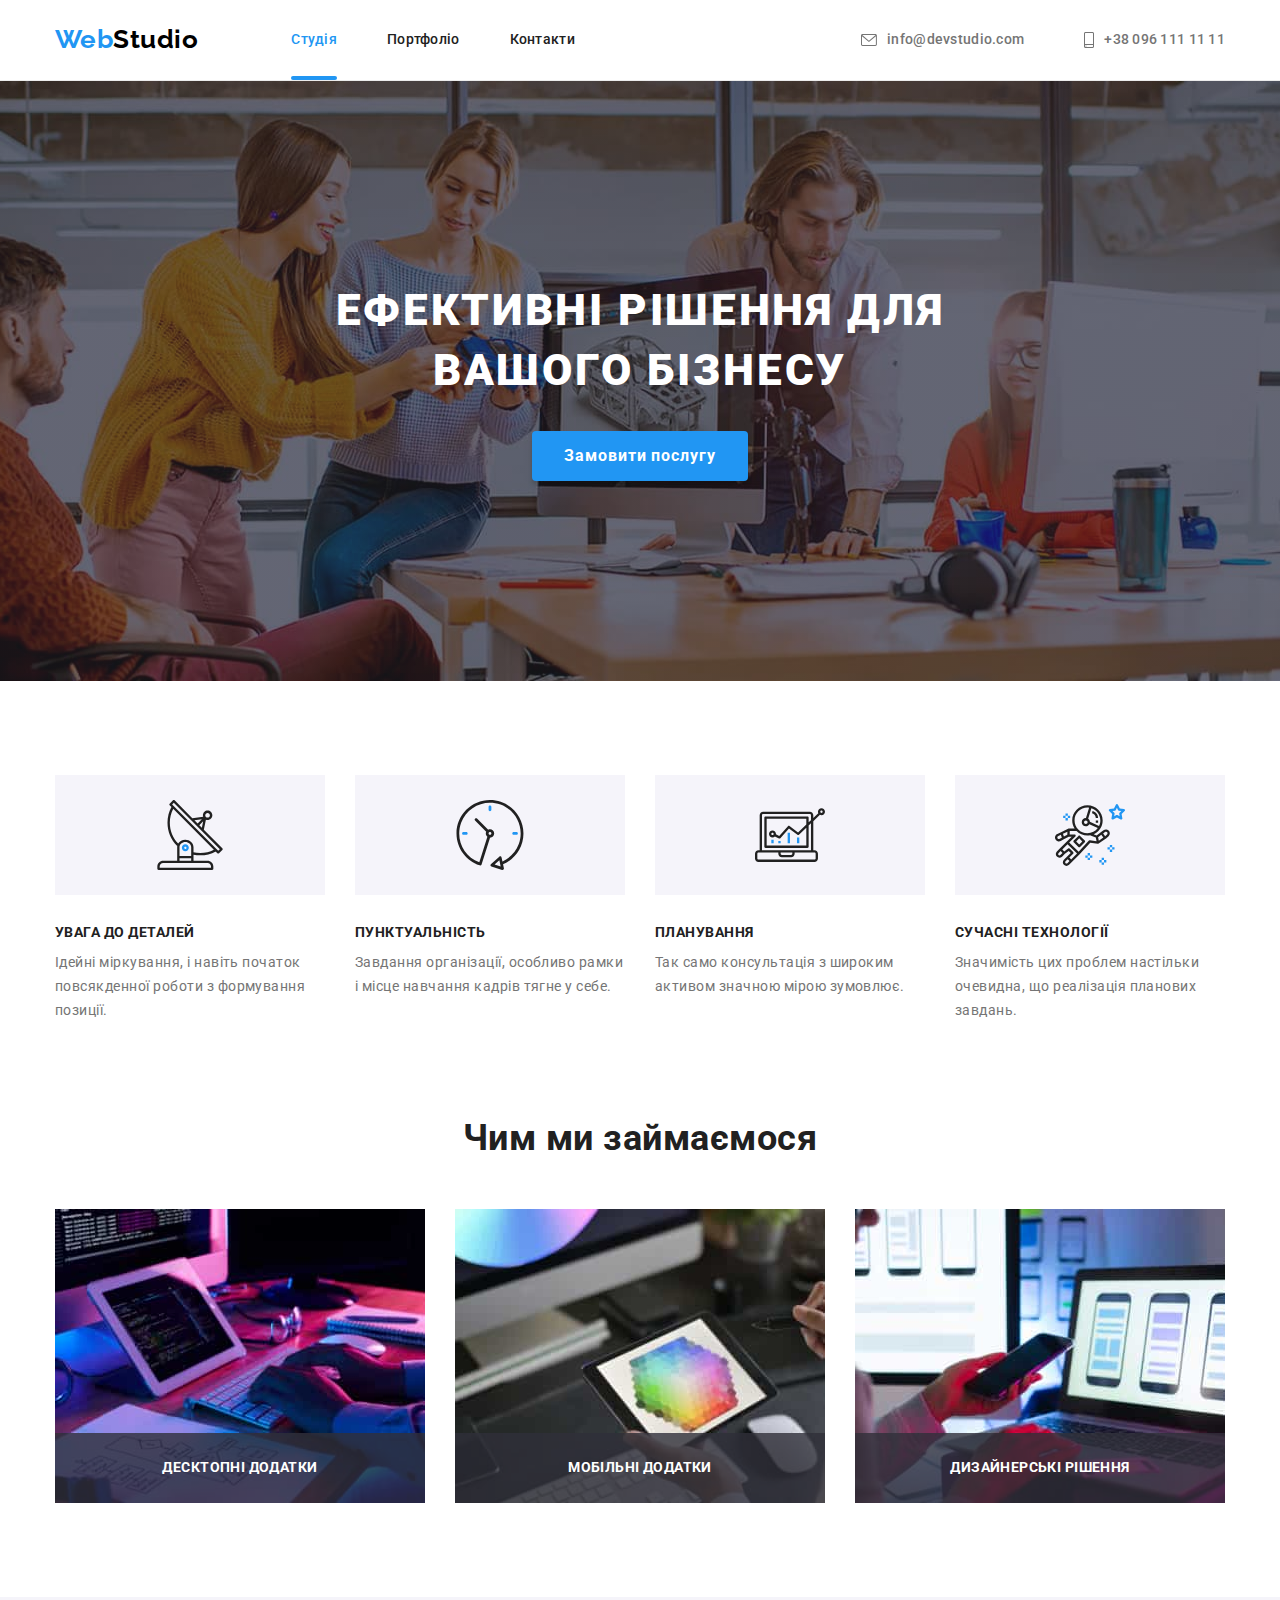
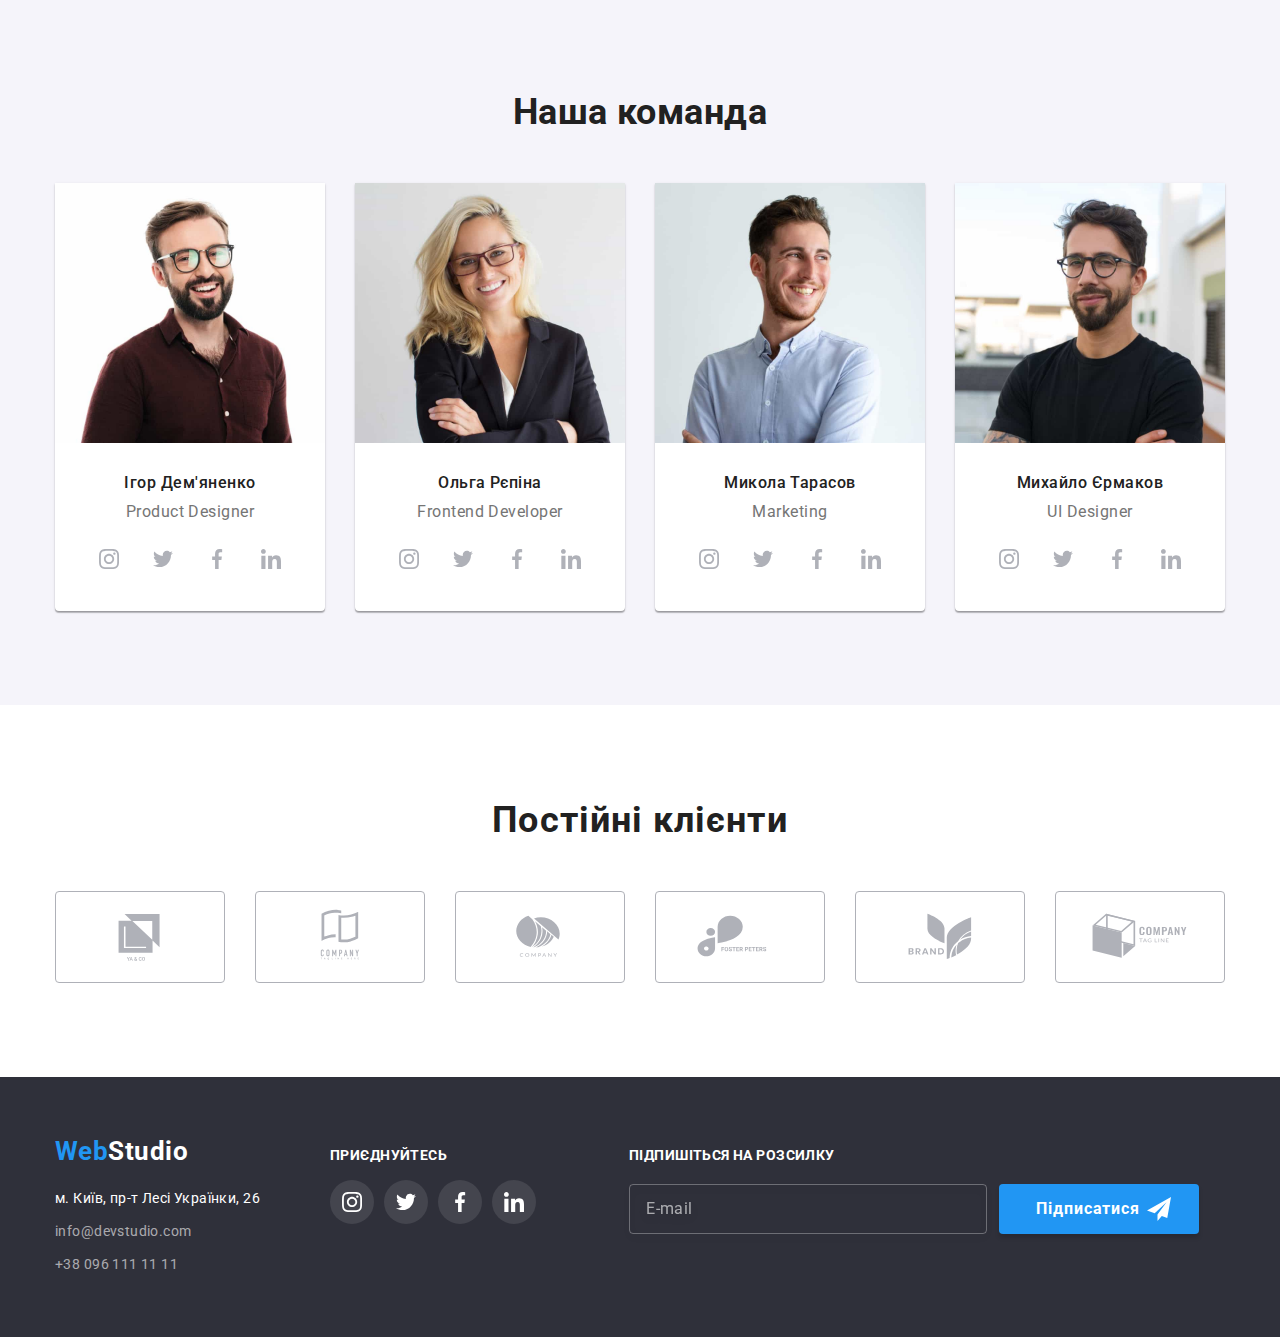
<file: index.html>
<!DOCTYPE html>
<html lang="uk">
<head>
    <meta charset="UTF-8">
    <meta http-equiv="X-UA-Compatible" content="IE=edge">
    <meta name="viewport" content="width=device-width, initial-scale=1.0">
    <title>Document</title>
    <link href="https://fonts.googleapis.com/css2?family=Oleo+Script&family=Raleway:wght@700&family=Roboto:wght@400;500;700;900&display=swap" rel="stylesheet">
    <link rel="stylesheet" href="https://cdnjs.cloudflare.com/ajax/libs/modern-normalize/1.1.0/modern-normalize.min.css">
    <link rel="stylesheet" href="./css/main.min.css">
</head>

<body class="studio">
    <header class="header">
        <div class="container header__container">
            <nav class="navigation header__navigation">
                <a href="#" class="logo header__logo"><span class="logo-web">Web</span>Studio</a>
                <ul class="menu">
                    <li class="item menu__item">
                        <a href="./index.html" class="link menu__link menu__link--current current">Студія</a>
                    </li>
                    <li class="item menu__item">
                        <a href="./portfolio.html" class="link menu__link">Портфоліо</a>
                    </li>
                    <li class="item menu__item">
                        <a href="#" class="link menu__link">Контакти</a>
                    </li>
                </ul>
            </nav>
            <ul class="contact">
                <li class="item contact__item">
                    <a href="mailto:info@devstudio.com" class="link contact__link">
                        <svg class="contact__icon" width="16px" height="12px">
                            <use href="./images/icons.svg#icon-envelope"></use>
                        </svg>
                        info@devstudio.com</a>
                </li>
                <li class="item contact__item">
                    <a href="tel:+380961111111" class="link contact__link">
                        <svg class="contact__icon" width="10px" height="16px">
                            <use href="./images/icons.svg#icon-smartphone"></use>
                        </svg>
                        +38 096 111 11 11</a>
                </li>
            </ul>
        </div>
    </header>

    <main class="studio-main">
        <section class="hero section">
            <div class="hero__container container">
                <h1 class="hero__title">Ефективні рішення для<br /> вашого бізнесу</h1>
                <button type="button" class="button hero__button" data-modal-open>Замовити послугу</button>
            </div>
        </section>
        <section class="quality section">
            <div class="quality__container container">
                <h2 class="quality__title" hidden>Якості</h2>
                <ul class="quality__list">
                    <li class="quality__item">
                        <div class="quality__icon">
                            <svg width="70" height="70">
                                <use href="./images/icons.svg#icon-antenna"></use>
                            </svg>
                        </div>
                        <h3 class="quality__item-title">УВАГА ДО ДЕТАЛЕЙ</h3>
                        <p class="quality__item-subtitle">Ідейні міркування, і навіть початок повсякденної роботи з формування позиції.</p>
                    </li>
                    <li class="quality__item">
                        <div class="quality__icon">
                            <svg width="70" height="70">
                                <use href="./images/icons.svg#icon-clock"></use>
                            </svg>
                        </div>
                        <h3 class="quality__item-title">ПУНКТУАЛЬНІСТЬ</h3>
                        <p class="quality__item-subtitle">Завдання організації, особливо рамки і місце навчання кадрів тягне у себе.</p>
                    </li>
                    <li class="quality__item">
                        <div class="quality__icon">
                            <svg width="70" height="70">
                                <use href="./images/icons.svg#icon-diagram"></use>
                            </svg>
                        </div>
                        <h3 class="quality__item-title">ПЛАНУВАННЯ</h3>
                        <p class="quality__item-subtitle">Так само консультація з широким активом значною мірою зумовлює.</p>
                    </li>
                    <li class="quality__item">
                        <div class="quality__icon">
                            <svg width="70" height="70">
                                <use href="./images/icons.svg#icon-astronaut"></use>
                            </svg>
                        </div>
                        <h3 class="quality__item-title">СУЧАСНІ ТЕХНОЛОГІЇ</h3>
                        <p class="quality__item-subtitle">Значимість цих проблем настільки очевидна, що реалізація планових завдань.</p>
                    </li>
                </ul>
            </div>
        </section>
        <section class="what-do section">
            <div class="what-do__container container">
                <h2 class="what-do__title">Чим ми займаємося</h2>
                <ul class="what-do__list">
                    <li class="what-do__item">
                        <div class="what-do__wrap">
                            <img src="./images/box_1.jpg" alt="Чоловічі руки щось кодують" width="370">
                            <p class="what-do__description">Десктопні додатки</p>
                        </div>
                    </li>
                    <li class="what-do__item">
                        <div class="what-do__wrap">
                            <img src="./images/box_2.jpg" alt="Жінка тримає телефон та клацає ноутбук" width="370">
                            <p class="what-do__description">Мобільні додатки</p>
                        </div>
                    </li>
                    <li class="what-do__item">
                        <div class="what-do__wrap">
                            <img src="./images/box_3.jpg" alt="Графічний планшет у руках" width="370">
                            <p class="what-do__description">Дизайнерські рішення</p>
                        </div>
                    </li>
                </ul>
            </div>
        </section>
        <section class="team section">
            <div class="team__container container">
                <h2 class="team__title">Наша команда</h2>
                <ul class="team__list">
                    <li class="team__item igor">
                        <img src="./images/img.jpg" alt="Ігор Дем'яненко - чоловік в окулярах та у бордовій рубашці" width="270">
                        <div class="name">
                            <h3 class="name__title">Ігор Дем'яненко</h3>
                            <p class="name__subtitle" lang="en">Product Designer</p>
                            <ul class="name__list">
                                <li class="name__item">
                                    <a class="name__link link" href="#">
                                        <svg class="name__icon" width="20" height="20">
                                            <use href="./images/icons.svg#icon-instagram"></use>
                                        </svg>
                                    </a>
                                </li>
                                <li class="name__item">
                                    <a class="name__link link" href="#">
                                        <svg class="name__icon" width="20" height="20">
                                            <use href="./images/icons.svg#icon-twitter"></use>
                                        </svg>
                                    </a>
                                </li>
                                <li class="name__item">
                                    <a class="name__link link" href="#">
                                        <svg class="name__icon" width="20" height="20">
                                            <use href="./images/icons.svg#icon-facebook"></use>
                                        </svg>
                                    </a>
                                </li>
                                <li class="name__item">
                                    <a class="name__link link" href="#">
                                        <svg class="name__icon" width="20" height="20">
                                            <use href="./images/icons.svg#icon-linkedin"></use>
                                        </svg>
                                    </a>
                                </li>
                            </ul>
                        </div>
                    </li>
                    <li class="team__item olga">
                        <img src="./images/img-2.jpg" alt="Ольга Рєпіна - білява жінка в окулярах" width="270">
                        <div class="name">
                            <h3 class="name__title">Ольга Рєпіна</h3>
                            <p class="name__subtitle" lang="en">Frontend Developer</p>
                            <ul class="name__list">
                                <li class="name__item">
                                    <a class="name__link link" href="#">
                                        <svg class="name__icon" width="20" height="20">
                                            <use href="./images/icons.svg#icon-instagram"></use>
                                        </svg>
                                    </a>
                                </li>
                                <li class="name__item">
                                    <a class="name__link link" href="#">
                                        <svg class="name__icon" width="20" height="20">
                                            <use href="./images/icons.svg#icon-twitter"></use>
                                        </svg>
                                    </a>
                                </li>
                                <li class="name__item">
                                    <a class="name__link link" href="#">
                                        <svg class="name__icon" width="20" height="20">
                                            <use href="./images/icons.svg#icon-facebook"></use>
                                        </svg>
                                    </a>
                                </li>
                                <li class="name__item">
                                    <a class="name__link link" href="#">
                                        <svg class="name__icon" width="20" height="20">
                                            <use href="./images/icons.svg#icon-linkedin"></use>
                                        </svg>
                                    </a>
                                </li>
                            </ul>
                        </div>
                    </li>
                    <li class="team__item mykola">
                        <img src="./images/img-3.jpg" alt="Микола Тарасов - чоловік посміхається у бік" width="270">
                        <div class="name">
                            <h3 class="name__title">Микола Тарасов</h3>
                            <p class="name__subtitle" lang="en">Marketing</p>
                            <ul class="name__list">
                                <li class="name__item">
                                    <a class="name__link link" href="#">
                                        <svg class="name__icon" width="20" height="20">
                                            <use href="./images/icons.svg#icon-instagram"></use>
                                        </svg>
                                    </a>
                                </li>
                                <li class="name__item">
                                    <a class="name__link link" href="#">
                                        <svg class="name__icon" width="20" height="20">
                                            <use href="./images/icons.svg#icon-twitter"></use>
                                        </svg>
                                    </a>
                                </li>
                                <li class="name__item">
                                    <a class="name__link link" href="#">
                                        <svg class="name__icon" width="20" height="20">
                                            <use href="./images/icons.svg#icon-facebook"></use>
                                        </svg>
                                    </a>
                                </li>
                                <li class="name__item">
                                    <a class="name__link link" href="#">
                                        <svg class="name__icon" width="20" height="20">
                                            <use href="./images/icons.svg#icon-linkedin"></use>
                                        </svg>
                                    </a>
                                </li>
                            </ul>
                        </div>
                    </li>
                    <li class="team__item myhailo">
                        <img src="./images/img-4.jpg" alt="Михайло Єрмаков - чоловік в окулярах та чорній футболці" width="270">
                        <div class="name">
                            <h3 class="name__title">Михайло Єрмаков</h3>
                            <p class="name__subtitle" lang="en">UI Designer</p>
                            <ul class="name__list">
                                <li class="name__item">
                                    <a class="name__link link" href="#">
                                        <svg class="name__icon" width="20" height="20">
                                            <use href="./images/icons.svg#icon-instagram"></use>
                                        </svg>
                                    </a>
                                </li>
                                <li class="name__item">
                                    <a class="name__link link" href="#">
                                        <svg class="name__icon" width="20" height="20">
                                            <use href="./images/icons.svg#icon-twitter"></use>
                                        </svg>
                                    </a>
                                </li>
                                <li class="name__item">
                                    <a class="name__link link" href="#">
                                        <svg class="name__icon" width="20" height="20">
                                            <use href="./images/icons.svg#icon-facebook"></use>
                                        </svg>
                                    </a>
                                </li>
                                <li class="name__item">
                                    <a class="name__link link" href="#">
                                        <svg class="name__icon" width="20" height="20">
                                            <use href="./images/icons.svg#icon-linkedin"></use>
                                        </svg>
                                    </a>
                                </li>
                            </ul>
                        </div>
                    </li>
                </ul>
            </div>
        </section>
        <section class="clients section">
            <div class="clients__container container">
                <h2 class="clients__title">Постійні клієнти</h2>
                <ul class="clients__list">
                    <li class="clients__item">
                        <a class="clients__link link" href="#">
                            <svg class="clients__icon" width="106" height="60">
                                <use href="./images/icons.svg#icon-logozero"></use>
                            </svg>
                        </a>
                    </li>
                    <li class="clients__item">
                        <a class="clients__link link" href="#">
                            <svg class="clients__icon" width="106" height="60">
                                <use href="./images/icons.svg#icon-logoone"></use>
                            </svg>
                        </a>
                    </li>
                    <li class="clients__item">
                        <a class="clients__link link" href="#">
                            <svg class="clients__icon" width="106" height="60">
                                <use href="./images/icons.svg#icon-logotwo"></use>
                            </svg>
                        </a>
                    </li>
                    <li class="clients__item">
                        <a class="clients__link link" href="#">
                            <svg class="clients__icon" width="106" height="60">
                                <use href="./images/icons.svg#icon-logothree"></use>
                            </svg>
                        </a>
                    </li>
                    <li class="clients__item">
                        <a class="clients__link link" href="#">
                            <svg class="clients__icon" width="106" height="60">
                                <use href="./images/icons.svg#icon-logofour"></use>
                            </svg>
                        </a>
                    </li>
                    <li class="clients__item">
                        <a class="clients__link link" href="#">
                            <svg class="clients__icon" width="106" height="60">
                                <use href="./images/icons.svg#icon-logofive"></use>
                            </svg>
                        </a>
                    </li>
                </ul>
            </div>
        </section>
    </main>

    <footer class="footer">
        <div class="footer__container container">
            <div class="footer__contacts contacts">
                <a href="#" class="footer__logo logo"><span class="logo-web">Web</span>Studio</a>
                <address class="address">
                    <ul class="address__list">
                        <li class="address__item-address address__item">
                            <a href="https://www.google.com/maps/place/бул.+Леси+Украинки,+26,+Киев,+02000/@50.4265807,30.5383858,17z/data=!3m1!4b1!4m5!3m4!1s0x40d4cf0e033ecbe9:0x57a4dffefec77da0!8m2!3d50.4265807!4d30.5383858"
                                target="_blank" rel="noreferrer noopener" class="address__link link">м. Київ, пр-т Лесі Українки, 26</a>
                        </li>
                        <li class="address__item-contact address__item">
                            <a href="mailto:info@devstudio.com" class="address__link link">info@devstudio.com</a>
                        </li>
                        <li class="address__item-contact address__item">
                            <a href="tel:+380961111111" class="address__link link">+38 096 111 11 11</a>
                        </li>
                    </ul>
                </address>
            </div>
            <div class="footer__join join">
                <p class="join__title">приєднуйтесь</p>
                <ul class="join__list">
                    <li class="join__item">
                        <a class="join__link link" href="#">
                            <svg class="join__icon" width="20" height="20">
                                <use href="./images/icons.svg#icon-instagram"></use>
                            </svg>
                        </a>
                    </li>
                    <li class="join__item">
                        <a class="join__link link" href="#">
                            <svg class="join__icon" width="20" height="20">
                                <use href="./images/icons.svg#icon-twitter"></use>
                            </svg>
                        </a>
                    </li>
                    <li class="join__item">
                        <a class="join__link link" href="#">
                            <svg class="join__icon" width="20" height="20">
                                <use href="./images/icons.svg#icon-facebook"></use>
                            </svg>
                        </a>
                    </li>
                    <li class="join__item">
                        <a class="join__link link" href="#">
                            <svg class="join__icon" width="20" height="20">
                                <use href="./images/icons.svg#icon-linkedin"></use>
                            </svg>
                        </a>
                    </li>
                </ul>
            </div>
            <div class="footer__subscribe subscribe">
                <p class="subscribe__title">Підпишіться на розсилку</p>
                <form action="subscribe" class="subscribe__form">
                    <label for="subscribe-email" class="subscribe__lable"></label>
                    <input 
                    type="email" 
                    name="subscribe-email"
                    id="subscribe-email"
                    class="subscribe__input"
                    placeholder="E-mail"
                    required>
                    <button class="subscribe__button button" type="submit">Підписатися
                        <svg class="subscribe__icon" width="24" height="24">
                            <use href="./images/icons.svg#icon-send"></use>
                        </svg>
                    </button>
                </form>
            </div>
        </div>
    </footer>
    <div class="backdrop is-hidden" data-modal>
        <div class="modal">
            <button type="button" class="modal-close button" data-modal-close>
                <svg class="modal-order__icon" width="11" height="11">
                    <use href="./images/icons.svg#icon-close"></use>
                </svg>
            </button>
            <p class="modal__title">Залиште свої дані, ми вам передзвонимо</p>
            <form action="modal__form">
                <label for="user-name" class="modal__lable">
                    Ім'я
                </label>
                <div class="modal__wraper">
                    <input 
                    type="text" 
                    name="user-name"
                    id="user-name"
                    class="modal__input"
                    required>
                    <svg class="modal__icon" width="18" height="18">
                        <use href="./images/icons.svg#icon-person"></use>
                    </svg>
                </div>
                <label for="user-phone" class="modal__lable">
                    Телефон
                </label>
                <div class="modal__wraper">
                    <input
                    type="tel" 
                    name="user-phone" 
                    id="user-phone"
                    class="modal__input"
                    required>
                    <svg class="modal__icon" width="18" height="18">
                        <use href="./images/icons.svg#icon-phone"></use>
                    </svg>
                </div>
                <label for="user-mail" class="modal__lable">
                    Пошта
                </label>
                <div class="modal__wraper">
                    <input 
                    type="email" 
                    name="user-email" 
                    id="user-mail"
                    class="modal__input"
                    required>
                    <svg class="modal__icon" width="18" height="18">
                        <use href="./images/icons.svg#icon-email"></use>
                    </svg>
                </div>
                <div class="modal__field">
                    <label for="user-comment" class="modal__lable">
                        Коментар
                    </label>
                    <textarea 
                        name="feedback" 
                        rows="5"
                        id="user-comment"
                        class="modal__comment" 
                        placeholder="Введіть текст"></textarea>
                </div>
                <div class="modal__field modal__field-policy">
                    <input 
                    type="checkbox" 
                    name="policy" 
                    class="modal__check hide modal__hide"
                    id="policy"
                    required>
                    <label for="policy" class="modal__text check">
                        <span>
                            <svg class="check__icon" width="16" height="15">
                                <use href="./images/icons.svg#icon-icon-check-2"></use>
                            </svg>
                        </span>
                        Погоджуюся з розсилкою та приймаю<a href="#" class="check__link link">Умови договору</a></label>
                </div>
                <div class="modal__send send">
                    <button class="modal__submit submit button">Відправити</button>
                </div>
            </form>
        </div>
    </div>
    <script src="./js/modal.js"></script>
</body>
</html>
</file>
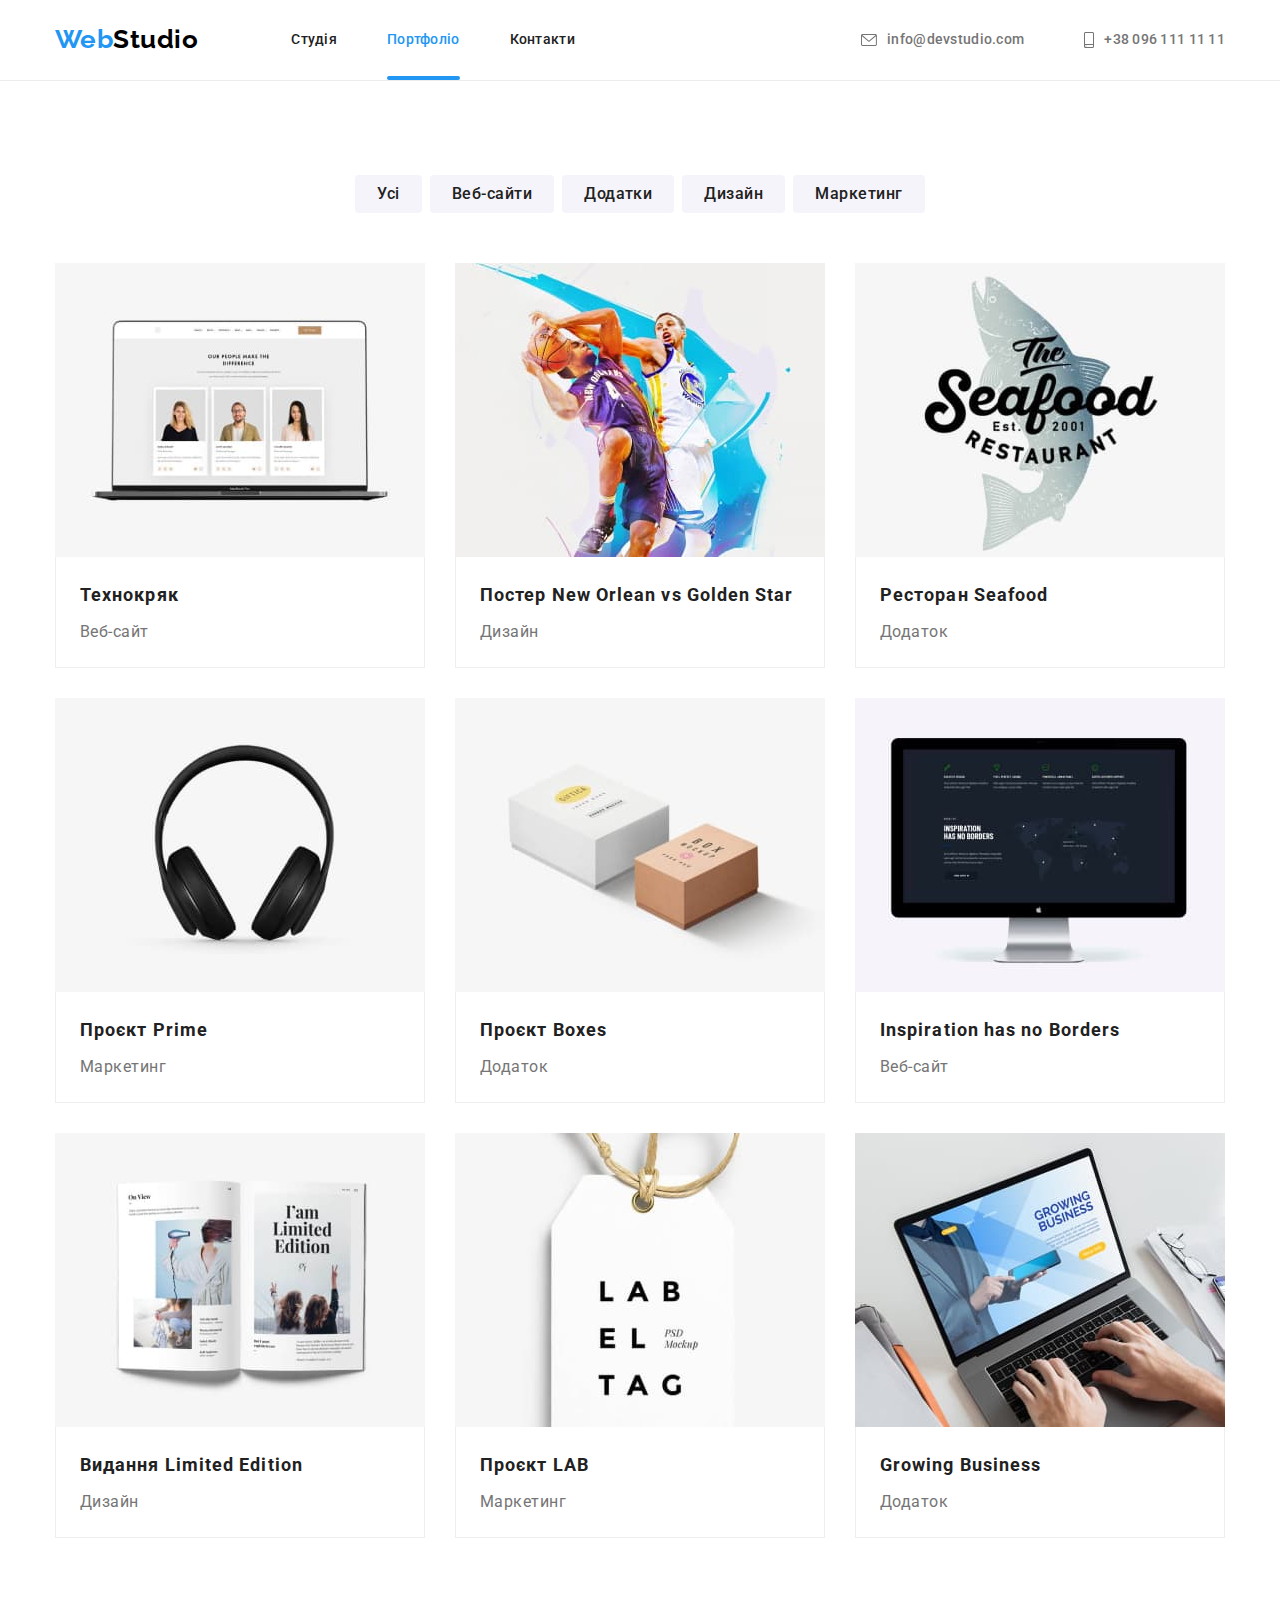
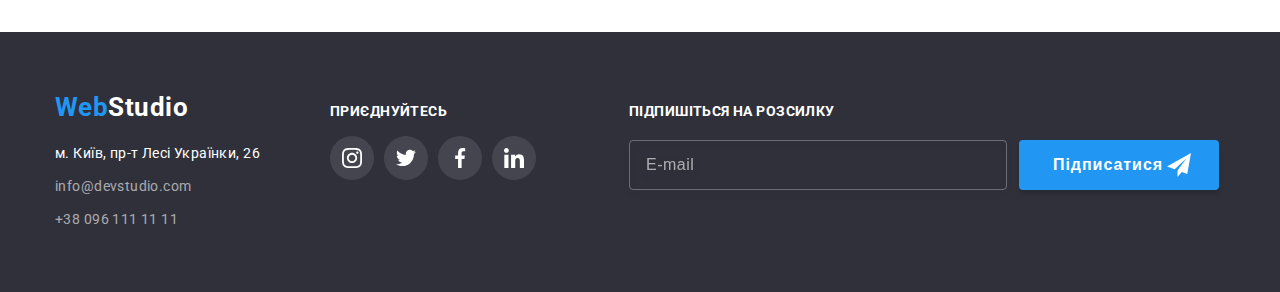
<file: portfolio.html>
<!DOCTYPE html>
<html lang="uk">
<head>
    <meta charset="UTF-8">
    <meta http-equiv="X-UA-Compatible" content="IE=edge">
    <meta name="viewport" content="width=device-width, initial-scale=1.0">
    <title>Document</title>
    <link
    href="https://fonts.googleapis.com/css2?family=Oleo+Script&family=Raleway:wght@700&family=Roboto:wght@400;500;700;900&display=swap"
    rel="stylesheet">
    <link rel="stylesheet" href="./css/main.min.css">
</head>

<body class="portfolio">
    <header class="header">
        <div class="container header__container">
            <nav class="navigation">
                <a href="/" class="logo"><span class="logo-web">Web</span>Studio</a>
                <ul class="menu">
                    <li class="item menu__item">
                        <a href="./index.html" class="link menu__link">Студія</a>
                    </li>
                    <li class="item menu__item">
                        <a href="./portfolio.html" class="link menu__link current">Портфоліо</a>
                    </li>
                    <li class="item menu__item">
                        <a href="#" class="link menu__link">Контакти</a>
                    </li>
                </ul>
            </nav>
            <ul class="contact">
                <li class="item item-mail">
                    <a href="mailto:info@devstudio.com" class="link contact__link">
                        <svg class="contact__icon" width="16px" height="12px">
                            <use href="./images/icons.svg#icon-envelope"></use>
                        </svg>
                        info@devstudio.com</a>
                </li>
                <li class="item item-telep">
                    <a href="tel:+380961111111" class="link contact__link">
                        <svg class="contact__icon" width="10px" height="16px">
                            <use href="./images/icons.svg#icon-smartphone"></use>
                        </svg>
                        +38 096 111 11 11</a>
                </li>
            </ul>
        </div>
    </header>

    <main>
        <section class="type-work section">
            <div class="container">
                <h1 class="type-work__title" hidden>Види робіт</h1>
                <ul class="type-work__list">
                    <li class="type-work__item">
                        <button type="button" class="button type-work__button">Усі</button>
                    </li>
                    <li class="type-work__item">
                        <button type="button" class="button type-work__button">Веб-сайти</button>
                    </li>
                    <li class="type-work__item">
                        <button type="button" class="button type-work__button">Додатки</button>
                    </li>
                    <li class="type-work__item">
                        <button type="button" class="button type-work__button">Дизайн</button>
                    </li>
                    <li class="type-work__item">
                        <button type="button" class="button type-work__button">Маркетинг</button>
                    </li>
                </ul>
                <ul class="type-work-photo__list">
                    <li class="type-work-photo__item">
                        <a class="type-work-photo__link link" href="#">
                            <div class="type-work-photo__wrap">
                                <img src="./images/three-persons.jpg" alt="Три людини на фото" width="370">
                                <p class="type-work-photo__description">Ресурс пропонує комплексні пропозиції з різним рівнем функціоналу та сервісів. Все це дозволить відвідувачу отримати вичерпні відомості про компанію чи приватну особу.</p>
                            </div>
                            <div class="type-work__container">
                                <h2 class="type-work-photo__title">Технокряк</h2>
                                <p class="type-work-photo__subtitle">Веб-сайт</p>
                            </div>
                        </a>
                    </li>
                    <li class="type-work-photo__item">
                        <a class="type-work-photo__link link" href="#">
                            <div class="type-work-photo__wrap">
                                <img src="./images/two-players.jpg" alt="Два баскетболіста" width="370">
                                <p class="type-work-photo__description">Ресурс пропонує комплексні пропозиції з різним рівнем функціоналу та сервісів. Все це дозволить відвідувачу отримати вичерпні відомості про компанію чи приватну особу.</p>
                            </div>
                            <div class="type-work__container">
                                <h2 class="type-work-photo__title">Постер New Orlean vs Golden Star</h2>
                                <p class="type-work-photo__subtitle">Дизайн</p>
                            </div>
                        </a>
                    </li>
                    <li class="type-work-photo__item">
                        <a class="type-work-photo__link link" href="#">
                            <div class="type-work-photo__wrap">
                                <img src="./images/seafood-restaurant.jpg" alt="Риба на фоні" width="370">
                                <p class="type-work-photo__description">Ресурс пропонує комплексні пропозиції з різним рівнем функціоналу та сервісів. Все це дозволить відвідувачу отримати вичерпні відомості про компанію чи приватну особу.</p>
                            </div>
                            <div class="type-work__container">
                                <h2 class="type-work-photo__title">Ресторан Seafood</h2>
                                <p class="type-work-photo__subtitle">Додаток</p>
                            </div>
                        </a>
                    </li>
                    <li class="type-work-photo__item">
                        <a class="type-work-photo__link link" href="#">
                            <div class="type-work-photo__wrap">
                                <img src="./images/headphones.jpg" alt="Навушники" width="370">
                                <p class="type-work-photo__description">Ресурс пропонує комплексні пропозиції з різним рівнем функціоналу та сервісів. Все це дозволить відвідувачу отримати вичерпні відомості про компанію чи приватну особу.</p>
                            </div>
                            <div class="type-work__container">
                                <h2 class="type-work-photo__title">Проєкт Prime</h2>
                                <p class="type-work-photo__subtitle">Маркетинг</p>
                            </div>
                        </a>
                    </li>
                    <li class="type-work-photo__item">
                        <a class="type-work-photo__link link" href="#">
                            <div class="type-work-photo__wrap">
                                <img src="./images/two-boxes.jpg" alt="Дві коробки" width="370">
                                <p class="type-work-photo__description">Ресурс пропонує комплексні пропозиції з різним рівнем функціоналу та сервісів. Все це дозволить відвідувачу отримати вичерпні відомості про компанію чи приватну особу.</p>
                            </div>
                            <div class="type-work__container">
                                <h2 class="type-work-photo__title">Проєкт Boxes</h2>
                                <p class="type-work-photo__subtitle">Додаток</p>
                            </div>
                        </a>
                    </li>
                    <li class="type-work-photo__item">
                        <a class="type-work-photo__link link" href="#">
                            <div class="type-work-photo__wrap">
                                <img src="./images/computer-screen.jpg" alt="Екран комп'ютера" width="370">
                                <p class="type-work-photo__description">Ресурс пропонує комплексні пропозиції з різним рівнем функціоналу та сервісів. Все це дозволить відвідувачу отримати вичерпні відомості про компанію чи приватну особу.</p>
                            </div>
                            <div class="type-work__container">
                                <h2 class="type-work-photo__title" lang="en">Inspiration has no Borders</h2>
                                <p class="type-work-photo__subtitle">Веб-сайт</p>
                            </div>
                        </a>
                    </li>
                    <li class="type-work-photo__item">
                        <a class="type-work-photo__link link" href="#">
                            <div class="type-work-photo__wrap">
                                <img src="./images/magazine.jpg" alt="Журнал" width="370">
                                <p class="type-work-photo__description">Ресурс пропонує комплексні пропозиції з різним рівнем функціоналу та сервісів. Все це дозволить відвідувачу отримати вичерпні відомості про компанію чи приватну особу.</p>
                            </div>
                            <div class="type-work__container">
                                <h2 class="type-work-photo__title">Видання Limited Edition</h2>
                                <p class="type-work-photo__subtitle">Дизайн</p>
                            </div>
                        </a>
                    </li>
                    <li class="type-work-photo__item">
                        <a class="type-work-photo__link link" href="#">
                            <div class="type-work-photo__wrap">
                                <img src="./images/lab.jpg" alt="Ярлик" width="370">
                                <p class="type-work-photo__description">Ресурс пропонує комплексні пропозиції з різним рівнем функціоналу та сервісів. Все це дозволить відвідувачу отримати вичерпні відомості про компанію чи приватну особу.</p>
                            </div>
                            <div class="type-work__container">
                                <h2 class="type-work-photo__title">Проєкт LAB</h2>
                                <p class="type-work-photo__subtitle">Маркетинг</p>
                            </div>
                        </a>
                    </li>
                    <li class="type-work-photo__item">
                        <a class="type-work-photo__link link" href="#">
                            <div class="type-work-photo__wrap">
                                <img src="./images/smth-typing.jpg" alt="Чоловік щось друкує" width="370">
                                <p class="type-work-photo__description">Ресурс пропонує комплексні пропозиції з різним рівнем функціоналу та сервісів. Все це дозволить відвідувачу отримати вичерпні відомості про компанію чи приватну особу.</p>
                            </div>
                            <div class="type-work__container">
                                <h2 class="type-work-photo__title" lang="en">Growing Business</h2>
                                <p class="type-work-photo__subtitle">Додаток</p>
                            </div>
                        </a>
                    </li>
                </ul>
            </div>
        </section>
    </main>

    <footer class="footer">
        <div class="footer__container container">
            <div class="footer__contacts contacts">
                <a href="#" class="logo"><span class="logo-web">Web</span>Studio</a>
                <address class="address">
                    <ul class="address__list">
                        <li class="address__item-address address__item">
                            <a href="https://www.google.com/maps/place/бул.+Леси+Украинки,+26,+Киев,+02000/@50.4265807,30.5383858,17z/data=!3m1!4b1!4m5!3m4!1s0x40d4cf0e033ecbe9:0x57a4dffefec77da0!8m2!3d50.4265807!4d30.5383858"
                                target="_blank" rel="noreferrer noopener" class="link">м. Київ, пр-т Лесі Українки, 26</a>
                        </li>
                        <li class="address__item-contact address__item">
                            <a href="mailto:info@devstudio.com" class="link">info@devstudio.com</a>
                        </li>
                        <li class="address__item-contact address__item">
                            <a href="tel:+380961111111" class="link">+38 096 111 11 11</a>
                        </li>
                    </ul>
                </address>
            </div>
            <div class="footer__join join">
                <p class="join__title">приєднуйтесь</p>
                <ul class="join__list">
                    <li class="join__item">
                        <a class="join__link link" href="#">
                            <svg class="join__icon" width="20" height="20">
                                <use href="./images/icons.svg#icon-instagram"></use>
                            </svg>
                        </a>
                    </li>
                    <li class="join__item">
                        <a class="join__link link" href="#">
                            <svg class="join__icon" width="20" height="20">
                                <use href="./images/icons.svg#icon-twitter"></use>
                            </svg>
                        </a>
                    </li>
                    <li class="join__item">
                        <a class="join__link link" href="#">
                            <svg class="join__icon" width="20" height="20">
                                <use href="./images/icons.svg#icon-facebook"></use>
                            </svg>
                        </a>
                    </li>
                    <li class="join__item">
                        <a class="join__link link" href="#">
                            <svg class="join__icon" width="20" height="20">
                                <use href="./images/icons.svg#icon-linkedin"></use>
                            </svg>
                        </a>
                    </li>
                </ul>
            </div>
            <div class="footer__subscribe subscribe">
                <p class="subscribe__title">Підпишіться на розсилку</p>
                <form action="subscribe" class="subscribe__form">
                    <label for="subscribe-email" class="subscribe__lable"></label>
                    <input 
                    type="email" 
                    name="subscribe-email"
                    id="subscribe-email"
                    class="subscribe__input"
                    placeholder="E-mail"
                    required>
                    <button class="subscribe__button button" type="submit">Підписатися
                        <svg class="subscribe__icon" width="24" height="24">
                            <use href="./images/icons.svg#icon-send"></use>
                        </svg>
                    </button>
                </form>
            </div>
        </div>
    </footer>
</body>
</html>
</file>
<file: css/main.min.css>
h1,h2,h3,h4,h5,h6,p{margin:0}body{margin:0}ul{list-style:none;margin:0;padding:0}body ul{list-style:none}body{color:var(--text-color);font-family:Roboto,sans-serif;letter-spacing:.03em;font-style:400}button{cursor:pointer}address{font-style:normal}img{display:block}.container{box-sizing:border-box;width:1200px;padding-left:15px;padding-right:15px;margin:0 auto}.section{padding-top:94px;padding-bottom:94px}:root{--accent-color: #2196F3;--title-color: #212121;--text-color: #757575;--clear-white: #FFFFFF;--type-of-show: cubic-bezier(0.4, 0, 0.2, 1)}.hide{border:0;clip:rect(1px, 1px, 1px, 1px);-webkit-clip-path:inset(50%);clip-path:inset(50%);height:1px;margin:-1px;overflow:hidden;padding:0;position:absolute;width:1px;word-wrap:normal !important}.header{background:var(--clear-white);border-bottom:1px solid #ececec}.header__container,.navigation{align-items:center}.header__container,.navigation,.menu,.contact{display:flex}.navigation .item:not(:last-child){margin-right:50px}.navigation .logo{color:#000;font-family:Raleway,sans-serif;font-weight:700;font-size:26px;line-height:1.19;text-decoration:none;margin-right:93px;padding-top:24px;padding-bottom:25px}.logo .logo-web{color:var(--accent-color)}.contact{margin-left:auto}.contact .item+.item{margin-left:50px}.menu .link,.contact .link{font-weight:500;font-size:14px;line-height:1.14;letter-spacing:.02em;text-decoration:none;padding-top:32px;padding-bottom:32px;display:flex;align-items:center;gap:10px;color:#757575}.contact__link{width:100%;height:100%;display:flex;align-items:center;justify-content:center}.contact{display:flex;justify-content:center;gap:10px;justify-content:flex-start;align-items:center}.menu .link{color:var(--title-color)}.contact__icon{fill:currentColor}.menu .link:hover,.menu .link:focus{color:var(--accent-color)}.menu .link{transition:color 250ms var(--type-of-show)}.contact .link{color:var(--text-color)}.contact .link:hover,.contact .link:focus{color:var(--accent-color)}.contact .link{transition:color 250ms var(--type-of-show)}.menu .link.current{color:var(--accent-color)}.menu .link.current::after{content:"";position:absolute;background:#2196f3;border-radius:2px;bottom:0;width:100%;height:4px}.menu .link{position:relative}.hero{font-weight:900;font-size:44px;line-height:1.36;text-align:center;letter-spacing:.06em;padding-top:200px;padding-bottom:200px}.hero{background-color:rgba(47,48,58,.4);background-image:linear-gradient(rgba(47, 48, 58, 0.4), rgba(47, 48, 58, 0.4)),url(../images/hero.jpg);background-repeat:no-repeat;background-position:center;max-width:1600px;margin-left:auto;margin-right:auto;background-size:cover}.hero__title{color:var(--clear-white);text-transform:uppercase;font-weight:900;font-size:44px;line-height:1.36;text-align:center;letter-spacing:.06em;text-transform:uppercase;margin:0 auto}.hero__button{margin-top:30px}.hero .button{font-family:inherit;background-color:var(--accent-color);color:var(--clear-white);font-weight:700;font-size:16px;line-height:1.88;letter-spacing:.06em;cursor:pointer;border:none;box-shadow:0px 4px 4px rgba(0,0,0,.15);border-radius:4px;text-align:center;padding:10px 32px;transition:background-color 250ms var(--type-of-show),border 250ms var(--type-of-show)}.hero .button:hover,.hero .button:focus{background-color:#188ce8;border:none}.quality__list{display:flex;flex-wrap:wrap}.quality__item{width:270px}.quality__icon{background-color:#f5f4fa;width:270px;padding:25px 100px;display:flex;justify-content:center;align-items:center}.quality__list .quality__item:not(:last-child){margin-right:30px}.quality__item-title{color:var(--title-color);font-weight:700;font-size:14px;line-height:1.14;text-transform:uppercase;margin-top:30px}.quality__item-subtitle{font-weight:400;font-size:14px;line-height:1.71;margin-top:10px}.what-do{padding-top:0}.what-do__list{margin-top:50px;display:flex;gap:30px}.what-do__wrap{position:relative}.what-do__description{position:absolute;font-weight:700;font-size:14px;line-height:1.14;text-align:center;letter-spacing:.03em;text-transform:uppercase;color:var(--clear-white);width:100%;padding-top:27px;padding-bottom:27px;background-color:rgba(47,48,58,.8);bottom:0}.what-do__title{font-weight:700;font-size:36px;line-height:1.17;text-align:center}.what-do__title{color:var(--title-color)}.team__title{font-weight:700;font-size:36px;line-height:1.17;text-align:center}.team__title,.name__title{color:var(--title-color)}.team{background-color:#f5f4fa}.team__list{margin-top:50px;display:flex;gap:30px}.team__item{background-color:var(--clear-white);box-shadow:0px 1px 3px rgba(0,0,0,.12),0px 1px 1px rgba(0,0,0,.14),0px 2px 1px rgba(0,0,0,.2);border-radius:0px 0px 4px 4px;width:270px}.name{padding-top:30px;padding-bottom:30px}.name__title,.name__subtitle{font-size:16px;line-height:1.19;text-align:center}.name__title{font-weight:500}.name__subtitle{font-weight:400;margin-top:10px}.name__list{display:flex;justify-content:center;gap:10px;margin-top:16px}.name__item{width:44px;height:44px}.name__link{width:100%;height:100%;border-radius:50%;display:flex;align-items:center;justify-content:center;background-color:#fff}.name__icon{fill:#afb1b8}.name__link:hover,.name__link:focus{background-color:#2196f3}.name__link{transition:background-color 250ms var(--type-of-show)}.name__link:hover .name__icon,.name__link:focus .name__icon{fill:#fff}.name__icon{transition:fill 250ms var(--type-of-show)}.clients__title{font-weight:700;font-size:36px;line-height:1.17;text-align:center;letter-spacing:.03em;color:#212121}.clients__list{margin-top:50px;display:flex;justify-content:center;gap:30px}.clients__item{width:170px;height:92px}.clients__icon{width:100%}.clients__link{box-sizing:border-box}.clients__link{display:flex;align-items:center;justify-content:center;border:1px solid #afb1b8;border-radius:4px;width:100%;height:100%;fill:#afb1b8}.clients__link:hover,.clients__link:focus{border-color:#2196f3}.clients__link{transition:border-color 250ms var(--type-of-show)}.clients__link:hover .clients__icon,.clients__link:focus .clients__icon{fill:#2196f3}.clients__icon{transition:fill 250ms var(--type-of-show)}.type-work__list{display:flex;justify-content:center}.type-work__list .type-work__item:not(:last-child){margin-right:8px}.type-work__item .button{padding:6px 22px}.type-work__list .button:hover,.type-work__list .button:focus{background-color:var(--accent-color);color:var(--clear-white);border:none;box-shadow:0px 3px 1px rgba(0,0,0,.1),0px 1px 2px rgba(0,0,0,.08),0px 2px 2px rgba(0,0,0,.12);border-radius:4px}.type-work__list .button{transition:background-color 250ms var(--type-of-show),color 250ms var(--type-of-show),box-shadow 250ms var(--type-of-show),border-radius 250ms var(--type-of-show)}.type-work__list .button{font-family:inherit;font-style:400;font-weight:500;font-size:16px;line-height:1.62;text-align:center;letter-spacing:.03em;color:var(--title-color);background-color:#f5f4fa;text-decoration:none;cursor:pointer;border-radius:4px;box-shadow:none;border:none}.type-work-photo__list{display:flex;flex-wrap:wrap;margin-top:50px;gap:30px}.type-work-photo__item{background-color:var(--clear-white);border:none;width:370px}.type-work__container{padding-left:24px;padding-right:24px;padding-top:20px;padding-bottom:20px;border:1px solid #eee;border-top:none}.type-work-photo__title{font-weight:700;font-size:18px;line-height:2;letter-spacing:.06em;color:var(--title-color)}.type-work-photo__subtitle{font-weight:400;font-size:16px;line-height:1.88;color:var(--text-color);margin-top:4px}.type-work-photo__item .link{text-decoration:none;display:block}.type-work-photo__list .type-work-photo__link:hover,.type-work-photo__list .type-work-photo__link:focus{box-shadow:0px 1px 1px rgba(0,0,0,.12),0px 4px 4px rgba(0,0,0,.06),1px 4px 6px rgba(0,0,0,.16)}.type-work-photo__list .type-work-photo__link{transition:box-shadow 250ms var(--type-of-show)}.type-work-photo__wrap{position:relative;overflow:hidden}.type-work-photo__description{position:absolute;top:0;background:rgba(33,150,243,.9);font-weight:400;font-size:18px;line-height:1.56;letter-spacing:.03em;color:var(--clear-white);padding:63px 24px;transform:translateY(100%);transition-property:transform;transition-duration:250ms;transition-timing-function:var(--type-of-show);overflow:auto;height:100%}.type-work-photo__item:hover .type-work-photo__description,.type-work-photo__item:focus .type-work-photo__description{transform:translateY(0)}.backdrop{position:fixed;top:0;width:100%;height:100%;background-color:rgba(0,0,0,.2);transition:opacity 150ms linear,visibility 150ms linear}.modal{position:absolute;width:528px;min-height:581px;background:var(--clear-white);box-shadow:0px 1px 3px rgba(0,0,0,.12),0px 1px 1px rgba(0,0,0,.14),0px 2px 1px rgba(0,0,0,.2);border-radius:4px;top:50%;left:50%;transform:translate(-50%, -50%) scale(1);transition-property:transform;transition-duration:250ms;transition-timing-function:linear;padding:40px}.modal-close{position:absolute;display:flex;right:8px;top:8px;align-items:center;justify-content:center;width:30px;height:30px;padding:0;margin:0;background-color:var(--clear-white);border-radius:50%;border:1px solid rgba(0,0,0,.1)}.modal-close:hover .modal-order__icon,.modal-close:focus .modal-order__icon{fill:#2196f3}.modal-order__icon{transition:fill 250ms var(--type-of-show)}.modal__title{font-weight:700;font-size:20px;line-height:1.15;text-align:center;letter-spacing:.03em;color:#212121;margin-bottom:12px}.modal__lable{font-weight:400;font-size:12px;line-height:1.17;letter-spacing:.01em;color:#757575}.modal__input{width:100%;height:40px;border:1px solid rgba(33,33,33,.2);border-radius:4px;background-color:rgba(0,0,0,0);padding-left:42px;transition:border-color 250ms var(--type-of-show)}.modal__input::-moz-placeholder{font-size:12px;line-height:1.17;letter-spacing:.01em;color:rgba(117,117,117,.5)}.modal__input:-ms-input-placeholder{font-size:12px;line-height:1.17;letter-spacing:.01em;color:rgba(117,117,117,.5)}.modal__input::placeholder{font-size:12px;line-height:1.17;letter-spacing:.01em;color:rgba(117,117,117,.5)}.modal__icon{fill:#212121;position:absolute;left:12px;top:50%;transform:translateY(-50%);transition:fill 250ms var(--type-of-show)}.modal__wraper{position:relative;margin-bottom:10px;margin-top:4px}.modal__input:focus{border:1px solid #2196f3;border-radius:4px;border-color:#2196f3}.modal__input:focus+.modal__icon{fill:#2196f3}.modal__comment{width:100%;border:1px solid rgba(33,33,33,.2);border-radius:4px;resize:none;margin-top:4px;transition:border-color 250ms var(--type-of-show);padding:10px}.modal__comment:focus{border-color:#2196f3}.modal__field-policy{margin-top:20px;margin-bottom:30px;position:relative}.modal__text{font-weight:400;font-size:14px;line-height:1.71;color:#757575;display:flex;align-items:center;justify-content:center}.modal__text span{width:16px;height:15px;border:2px solid #212121;border-radius:2px;margin-right:7px;display:flex;align-items:center;justify-content:center;fill:rgba(0,0,0,0);transition:border-color 250ms var(--type-of-show)}.modal__check:checked+.modal__text span{fill:#fff;border:none;background-color:#2196f3}.modal__check:focus+.modal__text span{border-color:#2196f3}.modal__hide{top:12px;left:15px}.check__link{font-weight:400;font-size:14px;line-height:1.71;letter-spacing:.03em;-webkit-text-decoration-line:underline;text-decoration-line:underline;color:#2196f3;display:block;margin-left:6px}.modal__send{display:flex;flex-direction:column;align-items:center}.modal__send .button{color:#fff;padding:10px 52px;font-weight:700;font-size:16px;line-height:1.88;display:flex;letter-spacing:.06em;background-color:#2196f3;box-shadow:0px 4px 4px rgba(0,0,0,.15);border-radius:4px;transition:background-color 250ms var(--type-of-show);border:none}.modal__send .button:hover,.modal__send .button:focus{background-color:#188ce8}.backdrop.is-hidden .modal{transform:translate(-50%, -50%) scale(1.5)}.is-hidden{opacity:0;visibility:hidden;pointer-events:none}.footer{background:#2f303a;padding-top:60px;padding-bottom:60px}.footer .container{display:flex;align-items:baseline}.footer .logo{color:var(--clear-white);font-weight:700;font-size:26px;line-height:1.19x;text-decoration:none}.address{margin-top:20px}.address__item-contact .link,.address__item-address .link{text-decoration:none;font-weight:400;font-size:14px;line-height:1.71;font-style:normal;letter-spacing:.03em}.address .address__item:not(:last-child){margin-bottom:9px}.address__item-contact .link{color:rgba(255,255,255,.6)}.address__item-contact .link:hover,.address__item-contact .link:focus,.address__item-address .link:hover,.address__item-address .link:focus{color:var(--accent-color)}.address__item-contact .link,.address__item-address .link{transition:color 250ms var(--type-of-show)}.address__item-address .link{color:var(--clear-white)}.join{padding:0;margin-right:93px}.contacts{margin-right:70px;padding-right:0}.join__title{font-weight:700;font-size:14px;line-height:1.14;letter-spacing:.03em;text-transform:uppercase;color:#fff}.join__list{display:flex;margin-top:20px;text-align:right}.join__list{display:flex;justify-content:center;gap:10px;margin-top:16px;justify-content:flex-start;align-items:center}.join__item{width:44px;height:44px}.join__link{width:100%;height:100%;border-radius:50%;display:flex;align-items:center;justify-content:center;background:rgba(255,255,255,.1)}.join__icon{fill:#fff}.join__link:hover,.join__link:focus{background-color:#2196f3}.join__link:hover .join__icon,.join__link:focus .join__icon{fill:#fff}.join__icon,.join__link{transition:background-color 250ms var(--type-of-show),fill 250ms var(--type-of-show)}.subscribe__title{margin-bottom:20px;font-weight:700;font-size:14px;line-height:1.14;letter-spacing:.03em;text-transform:uppercase;color:#fff}.subscribe__form{display:flex}.subscribe__input{border:1px solid rgba(255,255,255,.3);filter:drop-shadow(0px 4px 4px rgba(0, 0, 0, 0.15));border-radius:4px;background-color:rgba(0,0,0,0);width:358px;padding-top:15px;padding-left:16px;padding-bottom:15px;margin-right:12px;color:#fff;font-size:100%;line-height:1.15}.subscribe__input::-moz-placeholder{font-weight:400;font-size:16px;line-height:1.25;display:flex;align-items:center;letter-spacing:.03em;color:rgba(255,255,255,.6)}.subscribe__input:-ms-input-placeholder{font-weight:400;font-size:16px;line-height:1.25;display:flex;align-items:center;letter-spacing:.03em;color:rgba(255,255,255,.6)}.subscribe__input::placeholder{font-weight:400;font-size:16px;line-height:1.25;display:flex;align-items:center;letter-spacing:.03em;color:rgba(255,255,255,.6)}.subscribe__button{background-color:#2196f3;box-shadow:0px 4px 4px rgba(0,0,0,.15);border-radius:4px;border:none;font-weight:700;font-size:16px;line-height:1.88;text-align:center;letter-spacing:.06em;color:#fff;width:200px;height:50px;padding-right:28px;position:relative;transition:background-color 250ms var(--type-of-show)}.subscribe__icon{right:28px;position:absolute;top:13px;width:24px;height:24px}.subscribe__button:hover,.subscribe__button:focus{background-color:#188ce8}/*# sourceMappingURL=main.min.css.map */
</file>
